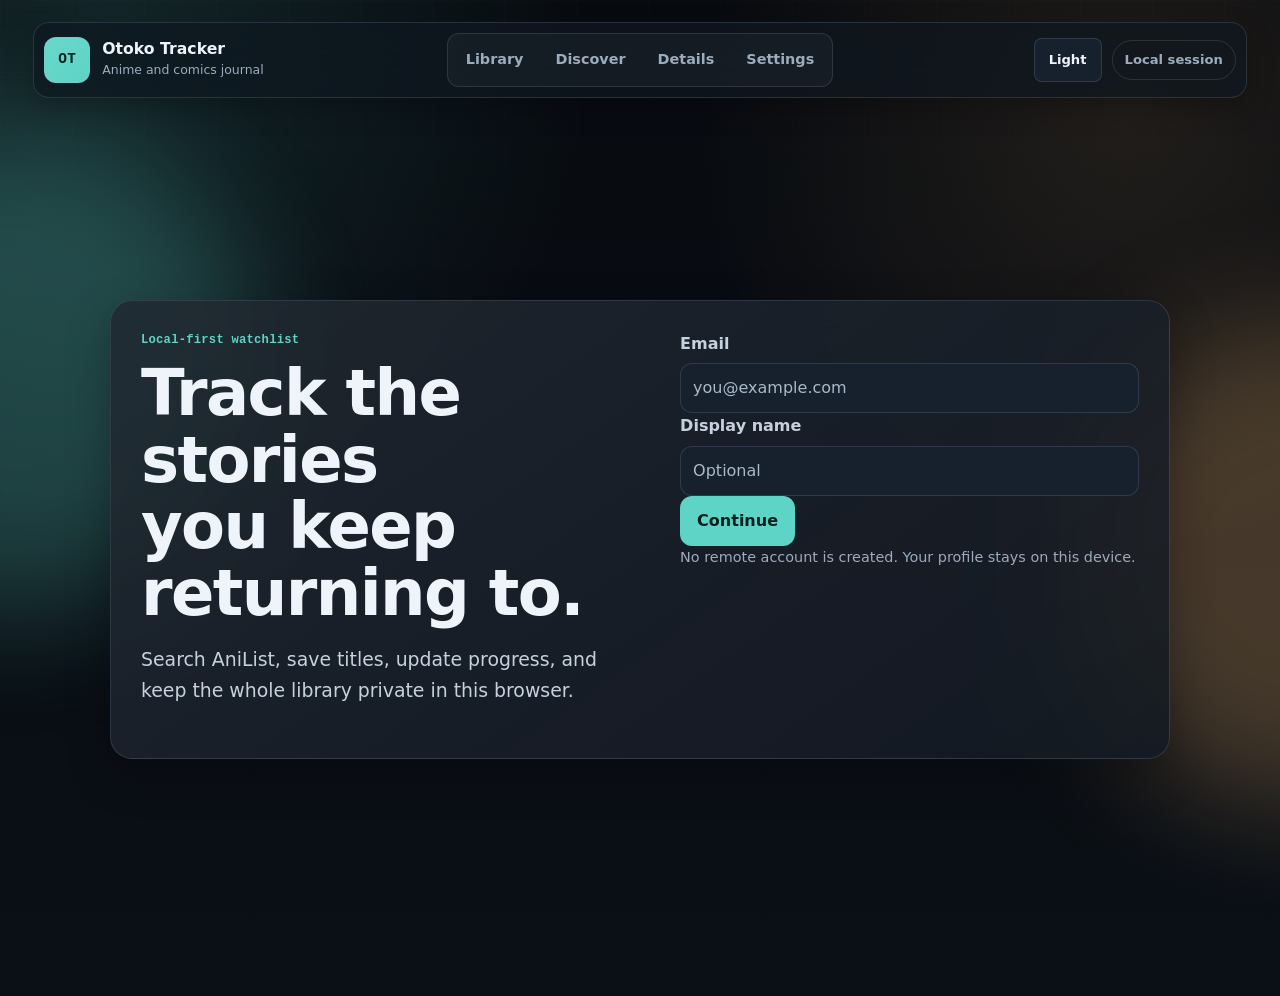
<file: index.html>
<!DOCTYPE html>
<html lang="en" data-theme="dark">
  <head>
    <meta charset="UTF-8" />
    <meta name="viewport" content="width=device-width, initial-scale=1.0" />
    <title>Otoko Tracker</title>
    <link rel="stylesheet" href="src/styles.css" />
    <link rel="preconnect" href="https://fonts.googleapis.com" />
    <link rel="preconnect" href="https://fonts.gstatic.com" crossorigin />
    <link
      href="https://fonts.googleapis.com/css2?family=Inter:wght@400;500;600;700&display=swap"
      rel="stylesheet"
    />
  </head>
  <body>
    <div id="app" class="app-shell"></div>
    <script type="module" src="src/main.js"></script>
  </body>
</html>
</file>
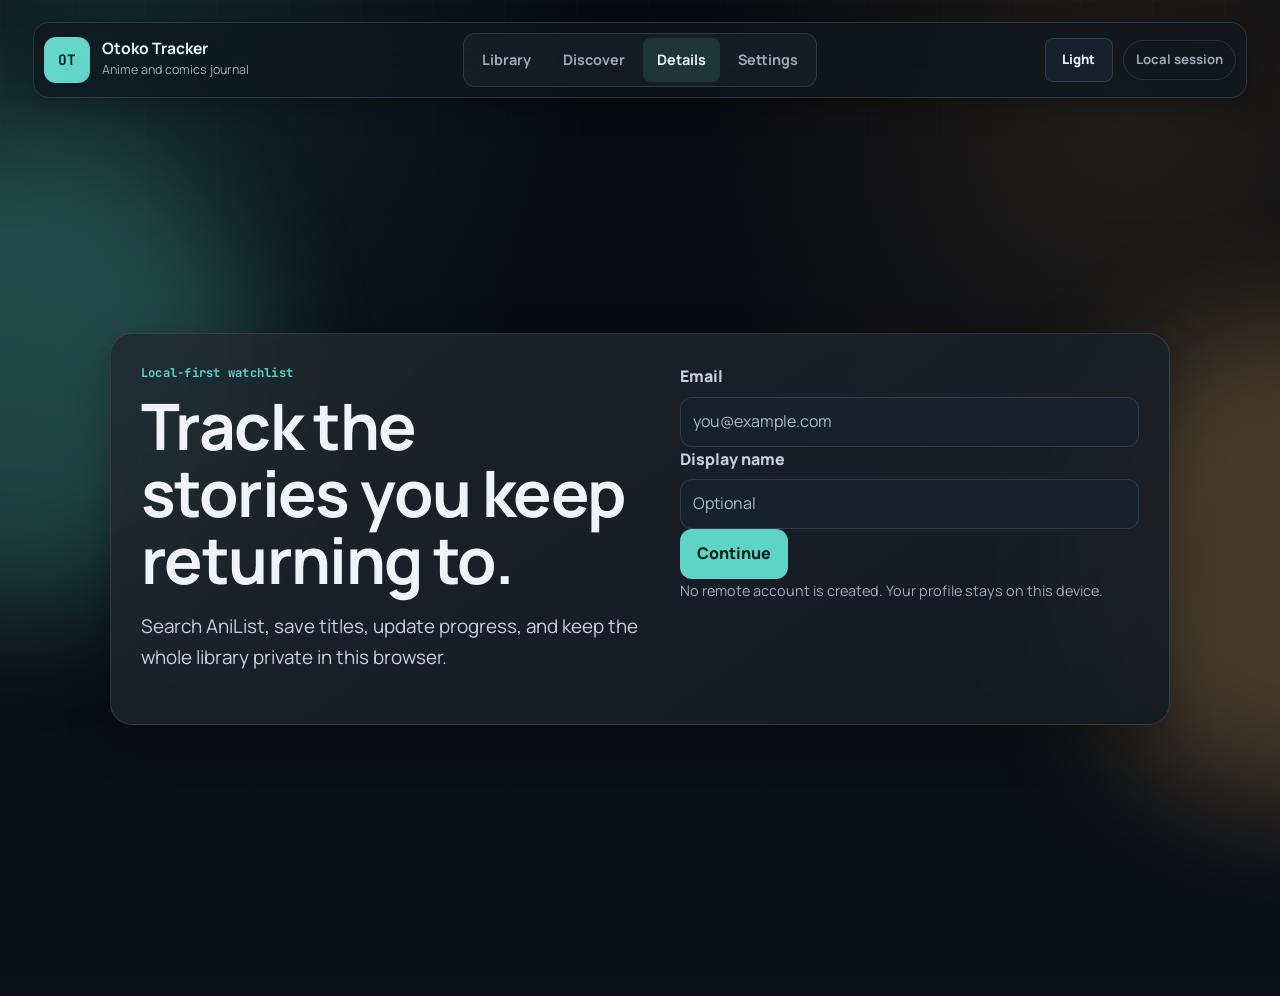
<file: details.html>
<!DOCTYPE html>
<html lang="en" data-theme="dark">
  <head>
    <meta charset="UTF-8" />
    <meta name="viewport" content="width=device-width, initial-scale=1.0" />
    <title>Details | Otoko Tracker</title>
    <link rel="stylesheet" href="src/styles.css" />
    <link rel="preconnect" href="https://fonts.googleapis.com" />
    <link rel="preconnect" href="https://fonts.gstatic.com" crossorigin />
    <link
      href="https://fonts.googleapis.com/css2?family=JetBrains+Mono:wght@500;700&family=Manrope:wght@400;500;600;700;800&display=swap"
      rel="stylesheet"
    />
  </head>
  <body data-page="details">
    <div id="app" class="app-shell" data-page="details"></div>
    <script type="module" src="src/main.js"></script>
  </body>
</html>
</file>
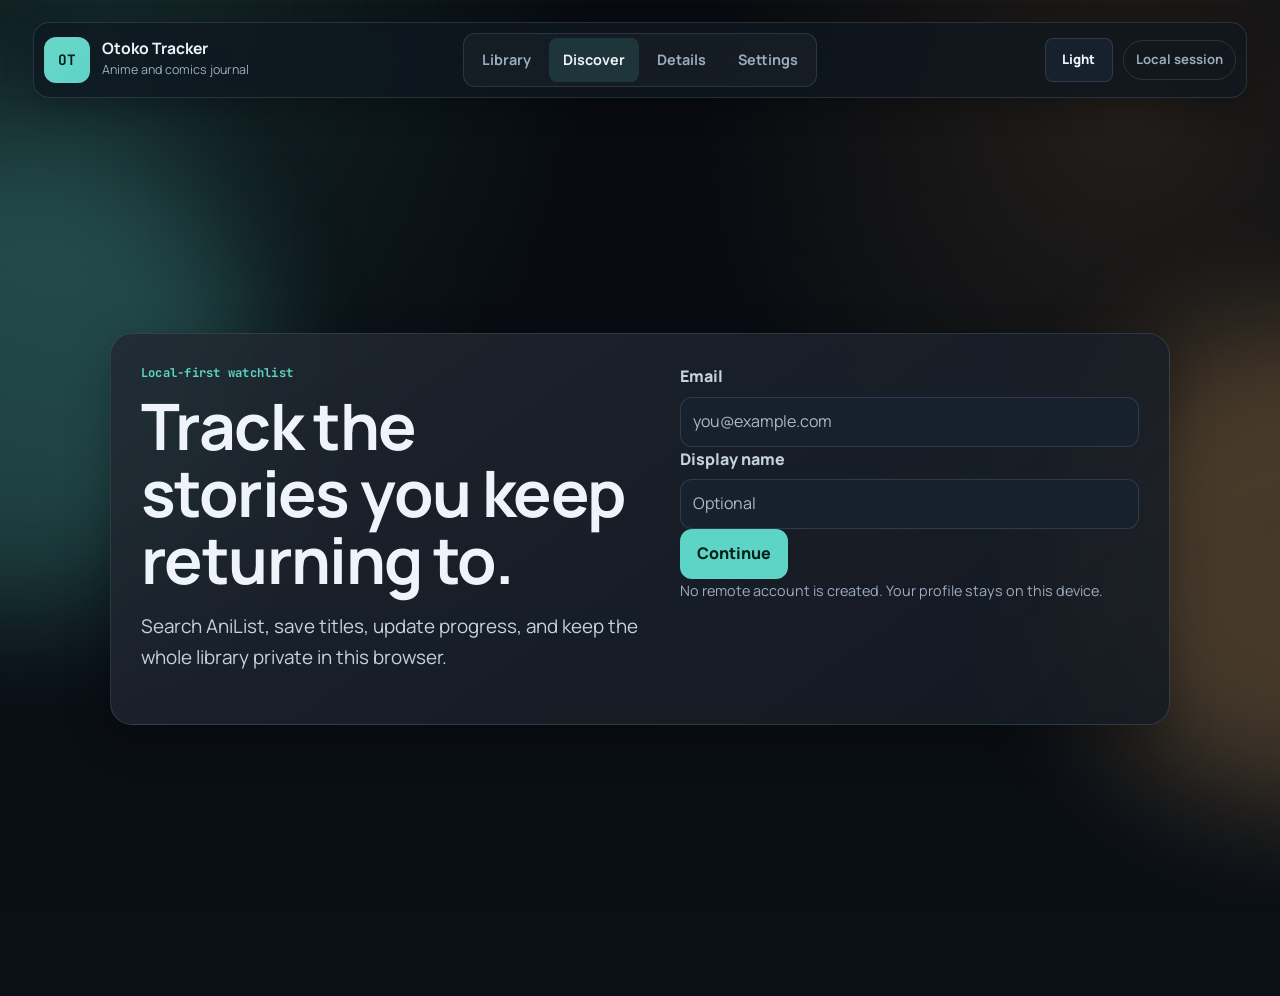
<file: discover.html>
<!DOCTYPE html>
<html lang="en" data-theme="dark">
  <head>
    <meta charset="UTF-8" />
    <meta name="viewport" content="width=device-width, initial-scale=1.0" />
    <title>Discover | Otoko Tracker</title>
    <link rel="stylesheet" href="src/styles.css" />
    <link rel="preconnect" href="https://fonts.googleapis.com" />
    <link rel="preconnect" href="https://fonts.gstatic.com" crossorigin />
    <link
      href="https://fonts.googleapis.com/css2?family=JetBrains+Mono:wght@500;700&family=Manrope:wght@400;500;600;700;800&display=swap"
      rel="stylesheet"
    />
  </head>
  <body data-page="search">
    <div id="app" class="app-shell" data-page="search"></div>
    <script type="module" src="src/main.js"></script>
  </body>
</html>
</file>
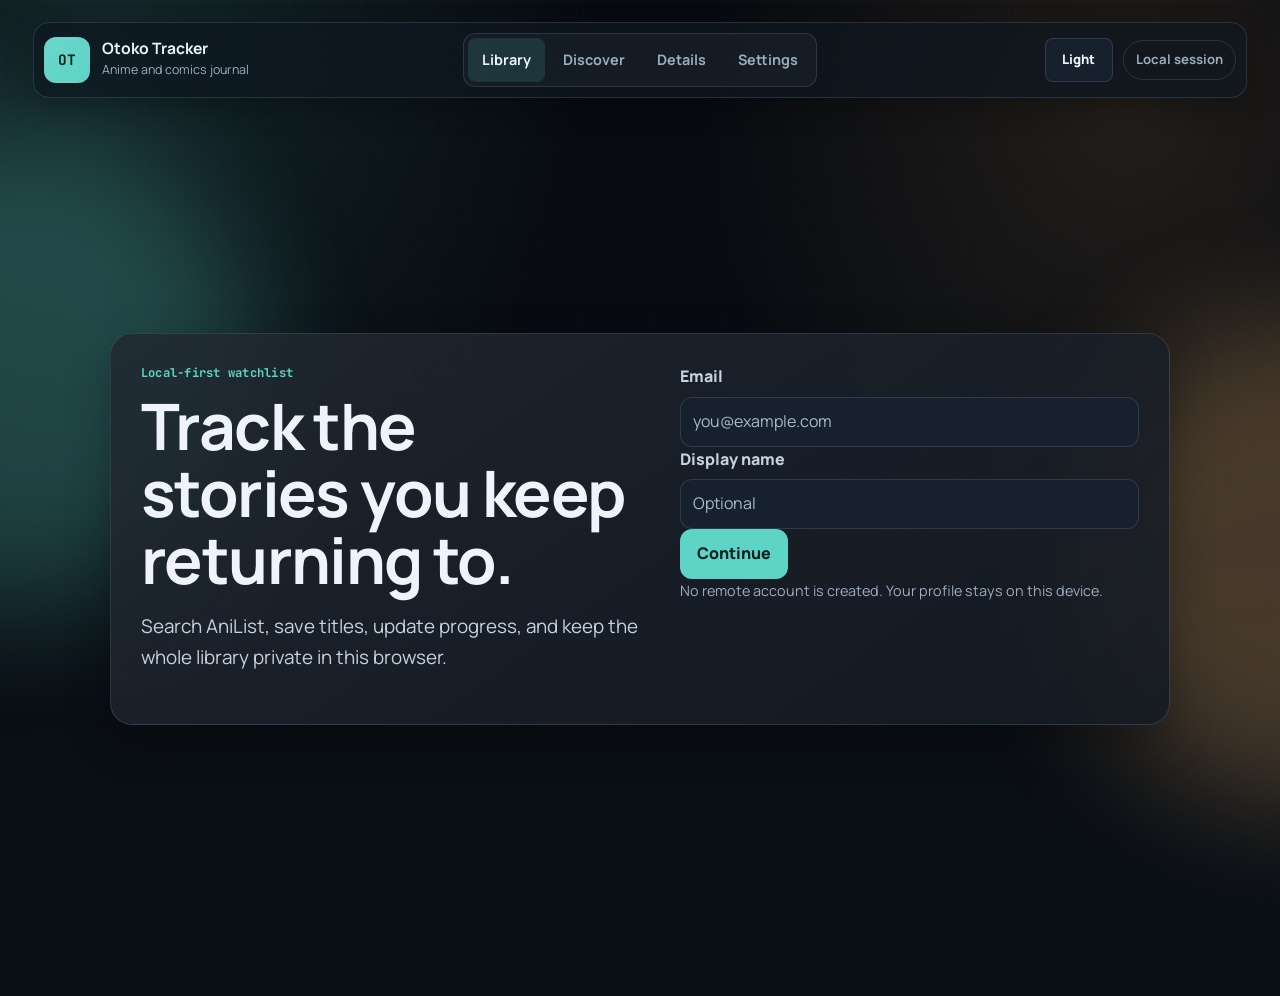
<file: library.html>
<!DOCTYPE html>
<html lang="en" data-theme="dark">
  <head>
    <meta charset="UTF-8" />
    <meta name="viewport" content="width=device-width, initial-scale=1.0" />
    <title>Library | Otoko Tracker</title>
    <link rel="stylesheet" href="src/styles.css" />
    <link rel="preconnect" href="https://fonts.googleapis.com" />
    <link rel="preconnect" href="https://fonts.gstatic.com" crossorigin />
    <link
      href="https://fonts.googleapis.com/css2?family=JetBrains+Mono:wght@500;700&family=Manrope:wght@400;500;600;700;800&display=swap"
      rel="stylesheet"
    />
  </head>
  <body data-page="library">
    <div id="app" class="app-shell" data-page="library"></div>
    <script type="module" src="src/main.js"></script>
  </body>
</html>
</file>
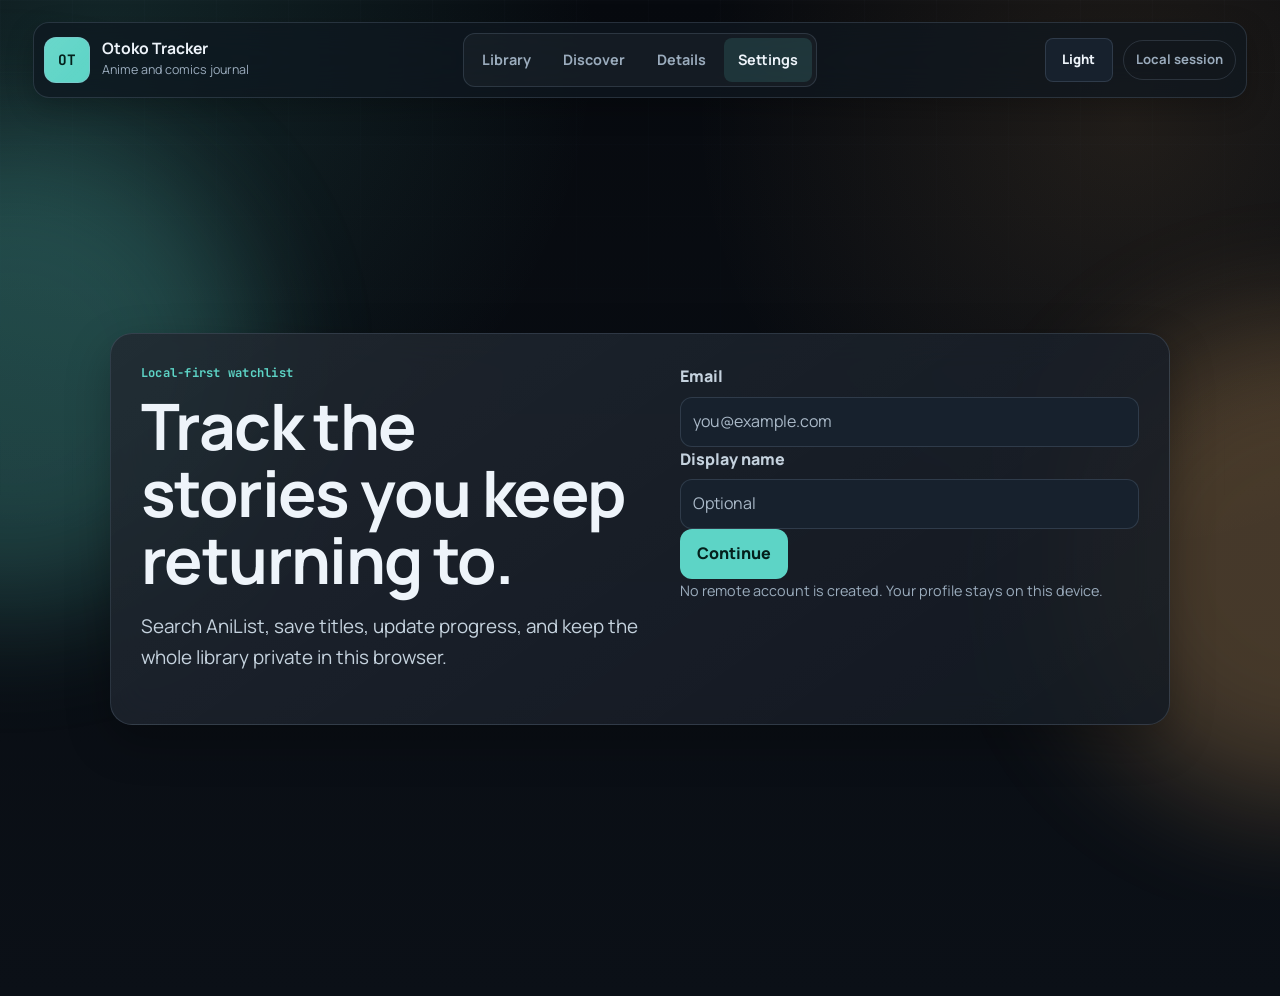
<file: settings.html>
<!DOCTYPE html>
<html lang="en" data-theme="dark">
  <head>
    <meta charset="UTF-8" />
    <meta name="viewport" content="width=device-width, initial-scale=1.0" />
    <title>Settings | Otoko Tracker</title>
    <link rel="stylesheet" href="src/styles.css" />
    <link rel="preconnect" href="https://fonts.googleapis.com" />
    <link rel="preconnect" href="https://fonts.gstatic.com" crossorigin />
    <link
      href="https://fonts.googleapis.com/css2?family=JetBrains+Mono:wght@500;700&family=Manrope:wght@400;500;600;700;800&display=swap"
      rel="stylesheet"
    />
  </head>
  <body data-page="settings">
    <div id="app" class="app-shell" data-page="settings"></div>
    <script type="module" src="src/main.js"></script>
  </body>
</html>
</file>
<file: src/styles.css>
:root {
  color-scheme: dark;
  --bg: #070a0f;
  --bg-soft: #0b1017;
  --panel: rgba(16, 23, 32, 0.86);
  --panel-solid: #101720;
  --panel-strong: #17212d;
  --text: #eef4fa;
  --muted: #9bacbd;
  --muted-strong: #c5d2de;
  --accent: #5dd4c6;
  --accent-ink: #04201c;
  --accent-soft: rgba(93, 212, 198, 0.14);
  --amber: #f2b56b;
  --danger: #ff8a8a;
  --border: rgba(156, 178, 204, 0.18);
  --border-strong: rgba(156, 178, 204, 0.32);
  --shadow: 0 16px 44px rgba(0, 0, 0, 0.28);
  --shadow-tight: 0 10px 28px rgba(0, 0, 0, 0.24);
  --radius-xs: 8px;
  --radius-sm: 12px;
  --radius-md: 16px;
  --radius-lg: 22px;
  --max-page: 1480px;
  --font-sans: "Manrope", system-ui, -apple-system, BlinkMacSystemFont, "Segoe UI", sans-serif;
  --font-mono: "JetBrains Mono", ui-monospace, SFMono-Regular, Consolas, monospace;
  --ease-out: cubic-bezier(0.16, 1, 0.3, 1);
}

:root[data-theme="light"] {
  color-scheme: light;
  --bg: #eef3f6;
  --bg-soft: #f7fafb;
  --panel: rgba(255, 255, 255, 0.9);
  --panel-solid: #ffffff;
  --panel-strong: #e8eef2;
  --text: #0d1720;
  --muted: #526576;
  --muted-strong: #223342;
  --accent: #1f9f91;
  --accent-ink: #ecfffc;
  --accent-soft: rgba(31, 159, 145, 0.12);
  --amber: #9a5d12;
  --danger: #b42323;
  --border: rgba(33, 54, 72, 0.14);
  --border-strong: rgba(33, 54, 72, 0.26);
  --shadow: 0 18px 48px rgba(36, 54, 74, 0.14);
  --shadow-tight: 0 10px 24px rgba(36, 54, 74, 0.12);
}

* {
  box-sizing: border-box;
}

html {
  min-width: 320px;
  scroll-behavior: smooth;
}

body {
  margin: 0;
  min-height: 100dvh;
  overflow-x: hidden;
  background:
    radial-gradient(circle at 8% 4%, rgba(93, 212, 198, 0.14), transparent 31rem),
    radial-gradient(circle at 88% 12%, rgba(242, 181, 107, 0.11), transparent 27rem),
    linear-gradient(180deg, var(--bg), var(--bg-soft));
  color: var(--text);
  font-family: var(--font-sans);
  font-size: 16px;
  line-height: 1.62;
  text-rendering: optimizeLegibility;
}

button,
input,
select,
textarea {
  font: inherit;
}

button {
  min-height: 44px;
}

a {
  color: inherit;
}

img {
  max-width: 100%;
}

::selection {
  background: var(--accent);
  color: var(--accent-ink);
}

.app-shell {
  position: relative;
  isolation: isolate;
  width: min(100%, var(--max-page));
  margin: 0 auto;
  padding: 22px clamp(16px, 2.6vw, 40px) 92px;
}

.ambient-layer {
  position: fixed;
  inset: 0;
  z-index: -1;
  pointer-events: none;
  overflow: hidden;
}

.orb {
  position: absolute;
  width: 38vmax;
  aspect-ratio: 1;
  border-radius: 50%;
  filter: blur(62px);
  opacity: 0.26;
  transform: translate3d(0, 0, 0);
}

.orb-one {
  left: -18vmax;
  top: 8rem;
  background: var(--accent);
  animation: float-one 14s var(--ease-out) infinite alternate;
}

.orb-two {
  right: -21vmax;
  top: 20rem;
  background: var(--amber);
  animation: float-two 16s var(--ease-out) infinite alternate;
}

.depth-grid {
  position: absolute;
  inset: 0;
  background-image:
    linear-gradient(var(--border) 1px, transparent 1px),
    linear-gradient(90deg, var(--border) 1px, transparent 1px);
  background-size: 72px 72px;
  mask-image: linear-gradient(to bottom, rgba(0, 0, 0, 0.5), transparent 68%);
  opacity: 0.24;
}

.app-header {
  position: sticky;
  top: 12px;
  z-index: 20;
  display: grid;
  grid-template-columns: minmax(190px, 1fr) auto minmax(190px, 1fr);
  align-items: center;
  gap: 14px;
  margin-bottom: clamp(26px, 5vw, 56px);
  padding: 10px;
  border: 1px solid var(--border);
  border-radius: var(--radius-md);
  background: color-mix(in srgb, var(--panel-solid) 74%, transparent);
  box-shadow: var(--shadow-tight);
  backdrop-filter: blur(18px) saturate(140%);
  -webkit-backdrop-filter: blur(18px) saturate(140%);
}

.brand-lockup,
.header-actions,
.top-nav {
  display: flex;
  align-items: center;
}

.brand-lockup {
  gap: 12px;
  min-width: 0;
  padding: 0;
  color: var(--text);
  background: transparent;
  border: 0;
  text-decoration: none;
  text-align: left;
  cursor: pointer;
}

.brand-mark {
  display: grid;
  flex: 0 0 auto;
  width: 46px;
  height: 46px;
  place-items: center;
  border: 1px solid var(--border-strong);
  border-radius: var(--radius-sm);
  background:
    linear-gradient(135deg, rgba(255, 255, 255, 0.08), transparent),
    var(--accent);
  color: var(--accent-ink);
  font-family: var(--font-mono);
  font-size: 0.9rem;
  font-weight: 700;
  letter-spacing: 0.02em;
}

.brand-lockup strong,
.brand-lockup small {
  display: block;
}

.brand-lockup strong {
  font-size: 0.98rem;
  line-height: 1.1;
}

.brand-lockup small {
  margin-top: 3px;
  color: var(--muted);
  font-size: 0.78rem;
}

.top-nav {
  gap: 4px;
  padding: 4px;
  border: 1px solid var(--border);
  border-radius: var(--radius-sm);
  background: rgba(255, 255, 255, 0.035);
}

.top-nav a,
.top-nav button,
.segmented-control button {
  position: relative;
  display: inline-flex;
  min-height: 44px;
  align-items: center;
  justify-content: center;
  border: 0;
  border-radius: var(--radius-xs);
  background: transparent;
  color: var(--muted);
  cursor: pointer;
  font-size: 0.9rem;
  font-weight: 700;
  text-decoration: none;
  transition:
    color 180ms var(--ease-out),
    background-color 180ms var(--ease-out),
    transform 180ms var(--ease-out);
}

.top-nav a,
.top-nav button {
  padding: 9px 14px;
}

.top-nav a.active,
.top-nav button.active,
.segmented-control button.active {
  background: var(--accent-soft);
  color: var(--text);
}

.header-actions {
  justify-content: flex-end;
  gap: 10px;
  min-width: 0;
}

.icon-button,
.account-chip,
.badge,
.status-chip,
.pill {
  display: inline-flex;
  align-items: center;
  justify-content: center;
  white-space: nowrap;
}

.icon-button {
  min-width: 68px;
  border: 1px solid var(--border);
  border-radius: var(--radius-xs);
  background: var(--panel-strong);
  color: var(--text);
  cursor: pointer;
  font-size: 0.82rem;
  font-weight: 800;
}

.account-chip {
  max-width: 190px;
  min-height: 40px;
  overflow: hidden;
  padding: 0 12px;
  border: 1px solid var(--border);
  border-radius: 999px;
  color: var(--muted-strong);
  font-size: 0.82rem;
  font-weight: 700;
  text-overflow: ellipsis;
}

.account-chip.ghost {
  color: var(--muted);
}

.page-stack,
.settings-grid {
  display: grid;
  gap: clamp(20px, 3vw, 34px);
}

.dashboard-hero,
.auth-hero,
.detail-layout {
  display: grid;
  grid-template-columns: minmax(0, 1.04fr) minmax(340px, 0.96fr);
  gap: clamp(18px, 4vw, 42px);
  align-items: stretch;
}

.auth-layout {
  display: grid;
  min-height: calc(100dvh - 150px);
  place-items: center;
}

.auth-hero {
  width: min(100%, 1060px);
  padding: clamp(22px, 4vw, 44px);
}

.surface-panel,
.media-card,
.detail-poster {
  border: 1px solid var(--border);
  background:
    linear-gradient(145deg, rgba(255, 255, 255, 0.07), rgba(255, 255, 255, 0.015)),
    var(--panel);
  box-shadow: var(--shadow);
  backdrop-filter: blur(18px) saturate(128%);
  -webkit-backdrop-filter: blur(18px) saturate(128%);
}

.surface-panel {
  border-radius: var(--radius-lg);
  padding: clamp(18px, 2.5vw, 30px);
}

.hero-copy,
.auth-copy,
.detail-copy {
  min-width: 0;
}

.hero-copy {
  display: grid;
  align-content: center;
  min-height: clamp(340px, 40vw, 520px);
}

.system-label {
  margin: 0 0 10px;
  color: var(--accent);
  font-family: var(--font-mono);
  font-size: 0.76rem;
  font-weight: 700;
  letter-spacing: 0.02em;
}

h1,
h2,
h3,
p {
  margin-top: 0;
}

h1,
h2,
h3 {
  max-width: 14ch;
  line-height: 1.04;
  letter-spacing: -0.025em;
  text-wrap: balance;
}

h1 {
  margin-bottom: 18px;
  font-size: clamp(2.65rem, 5vw, 5rem);
}

h2 {
  margin-bottom: 8px;
  font-size: clamp(1.55rem, 3vw, 2.45rem);
}

h3 {
  margin-bottom: 7px;
  font-size: clamp(1.05rem, 1.8vw, 1.32rem);
}

.lead {
  max-width: 62ch;
  margin-bottom: 22px;
  color: var(--muted-strong);
  font-size: clamp(1rem, 1.6vw, 1.18rem);
  text-wrap: pretty;
}

.lead.compact {
  max-width: 58ch;
  margin-bottom: 0;
  font-size: 1rem;
}

.hero-actions,
.card-actions,
.poster-actions,
.row-actions,
.form-actions {
  display: flex;
  flex-wrap: wrap;
  gap: 10px;
  align-items: center;
}

.button,
button[type="submit"] {
  display: inline-flex;
  align-items: center;
  justify-content: center;
  min-height: 44px;
  min-width: max-content;
  border: 1px solid transparent;
  border-radius: var(--radius-sm);
  background: var(--accent);
  color: var(--accent-ink);
  cursor: pointer;
  font-weight: 800;
  padding: 11px 16px;
  text-decoration: none;
  transition:
    transform 170ms var(--ease-out),
    background-color 170ms var(--ease-out),
    border-color 170ms var(--ease-out);
}

.button.secondary {
  border-color: var(--border);
  background: var(--panel-strong);
  color: var(--text);
}

.button.ghost {
  border-color: var(--border);
  background: transparent;
  color: var(--muted-strong);
}

.hero-console {
  display: grid;
  align-content: space-between;
  gap: 18px;
  overflow: hidden;
  padding: clamp(18px, 3vw, 30px);
  transform-style: preserve-3d;
}

.console-header {
  display: flex;
  justify-content: space-between;
  gap: 16px;
  color: var(--muted);
  font-family: var(--font-mono);
  font-size: 0.8rem;
}

.console-header strong {
  color: var(--text);
}

.stat-grid {
  display: grid;
  grid-template-columns: repeat(2, minmax(0, 1fr));
  gap: 10px;
}

.stat-tile {
  min-height: 108px;
  padding: 16px;
  border: 1px solid var(--border);
  border-radius: var(--radius-md);
  background: rgba(255, 255, 255, 0.04);
}

.stat-tile span {
  display: block;
  color: var(--muted);
  font-size: 0.82rem;
  font-weight: 700;
}

.stat-tile strong {
  display: block;
  margin-top: 12px;
  font-family: var(--font-mono);
  font-size: clamp(1.6rem, 4vw, 3rem);
  line-height: 1;
}

.cover-stack {
  display: flex;
  min-height: 178px;
  align-items: flex-end;
  justify-content: center;
  padding-top: 12px;
  perspective: 900px;
}

.mini-cover,
.empty-cover {
  width: clamp(84px, 9vw, 116px);
  aspect-ratio: 2 / 3;
  overflow: hidden;
  border: 1px solid var(--border-strong);
  border-radius: var(--radius-sm);
  background: var(--panel-strong);
  box-shadow: var(--shadow-tight);
  transform: rotateY(-13deg) translateX(18px);
}

.mini-cover:nth-child(2),
.empty-cover:nth-child(2) {
  z-index: 2;
  transform: translateY(-16px);
}

.mini-cover:nth-child(3),
.empty-cover:nth-child(3) {
  transform: rotateY(13deg) translateX(-18px);
}

.mini-cover img {
  width: 100%;
  height: 100%;
  object-fit: cover;
  display: block;
}

.section-header {
  display: flex;
  align-items: flex-start;
  justify-content: space-between;
  gap: 18px;
  margin-bottom: 20px;
}

.segmented-control {
  display: inline-flex;
  flex-wrap: wrap;
  gap: 4px;
  padding: 4px;
  border: 1px solid var(--border);
  border-radius: var(--radius-sm);
  background: var(--panel-strong);
}

.segmented-control button {
  padding: 8px 12px;
}

.media-grid,
.search-results {
  display: grid;
  grid-template-columns: repeat(auto-fit, minmax(min(100%, 430px), 1fr));
  gap: 16px;
}

.media-card {
  display: grid;
  grid-template-columns: clamp(108px, 26%, 148px) minmax(0, 1fr);
  gap: 16px;
  min-width: 0;
  overflow: hidden;
  border-radius: var(--radius-md);
  padding: clamp(13px, 1.4vw, 18px);
  transform-style: preserve-3d;
}

.media-thumb {
  position: relative;
  width: 100%;
  aspect-ratio: 2 / 3;
  overflow: hidden;
  border: 1px solid var(--border);
  border-radius: var(--radius-sm);
  background: var(--panel-strong);
  color: var(--muted);
  display: grid;
  place-items: center;
  font-size: 0.8rem;
}

.media-thumb img {
  width: 100%;
  height: 100%;
  display: block;
  object-fit: cover;
}

.media-body {
  display: grid;
  min-width: 0;
  align-content: start;
  gap: 9px;
}

.card-title {
  display: flex;
  align-items: flex-start;
  justify-content: space-between;
  gap: 10px;
  min-width: 0;
}

.card-title h3 {
  max-width: 100%;
  margin: 7px 0 0;
  overflow-wrap: anywhere;
}

.title-block {
  min-width: 0;
}

.badge,
.status-chip,
.pill {
  border: 1px solid var(--border);
  border-radius: 999px;
  font-size: 0.76rem;
  font-weight: 800;
}

.badge {
  min-height: 28px;
  padding: 4px 9px;
  background: var(--accent-soft);
  color: var(--muted-strong);
}

.badge.subtle,
.status-chip,
.pill {
  background: var(--panel-strong);
  color: var(--muted-strong);
}

.status-chip {
  flex: 0 0 auto;
  max-width: 100%;
  min-height: 32px;
  padding: 5px 10px;
}

.meta-line,
.release-note,
.settings-row p,
.legal-box p {
  margin: 0;
  color: var(--muted);
}

.release-note {
  color: var(--amber);
  font-weight: 700;
}

.line-clamp-2 {
  display: -webkit-box;
  margin: 0;
  overflow: hidden;
  -webkit-box-orient: vertical;
  -webkit-line-clamp: 2;
  color: var(--muted-strong);
  overflow-wrap: anywhere;
}

.progress-shell {
  display: grid;
  gap: 8px;
  margin-top: 4px;
}

.progress {
  width: 100%;
  height: 10px;
  overflow: hidden;
  border: 1px solid var(--border);
  border-radius: 999px;
  background: var(--panel-strong);
}

.progress > span {
  display: block;
  height: 100%;
  border-radius: inherit;
  background: linear-gradient(90deg, var(--accent), var(--amber));
}

.library-controls {
  display: grid;
  grid-template-columns: minmax(128px, 1fr) minmax(62px, auto);
  gap: 8px;
  align-items: center;
  min-width: 0;
}

.library-controls input[type="range"] {
  min-width: 0;
  accent-color: var(--accent);
}

.count {
  min-width: 62px;
  color: var(--muted);
  font-family: var(--font-mono);
  font-size: 0.78rem;
  text-align: center;
}

.status-select {
  grid-column: 1 / -1;
  min-width: 0;
}

.card-actions {
  min-width: 0;
}

.card-actions .button,
.card-actions .status-chip {
  flex: 1 1 auto;
}

input,
select,
textarea {
  width: 100%;
  min-height: 44px;
  border: 1px solid var(--border);
  border-radius: var(--radius-sm);
  background: var(--panel-strong);
  color: var(--text);
  padding: 11px 12px;
  transition:
    border-color 170ms var(--ease-out),
    box-shadow 170ms var(--ease-out),
    background-color 170ms var(--ease-out);
}

input::placeholder {
  color: color-mix(in srgb, var(--muted) 82%, var(--text));
}

input:focus,
select:focus,
textarea:focus,
button:focus-visible,
summary:focus-visible {
  outline: 3px solid color-mix(in srgb, var(--accent) 72%, transparent);
  outline-offset: 3px;
}

.search-heading {
  margin-bottom: 18px;
}

.search-bar {
  display: grid;
  grid-template-columns: minmax(220px, 1fr) minmax(150px, 0.26fr) minmax(130px, 0.2fr) auto;
  gap: 10px;
  align-items: end;
}

.tag-row {
  display: flex;
  flex-wrap: wrap;
  gap: 7px;
}

.empty-state,
.notice {
  display: flex;
  align-items: center;
  justify-content: space-between;
  gap: 16px;
  min-height: 150px;
  padding: 18px;
  border: 1px solid var(--border);
  border-radius: var(--radius-md);
  background: var(--panel-strong);
}

.empty-state h3 {
  margin-bottom: 8px;
}

.empty-state p,
.notice span {
  margin: 0;
  color: var(--muted);
}

.notice.error {
  align-items: flex-start;
  border-color: color-mix(in srgb, var(--danger) 50%, var(--border));
  color: var(--danger);
}

.skeleton-grid {
  display: grid;
  grid-template-columns: repeat(3, minmax(0, 1fr));
  gap: 12px;
  margin-top: 16px;
}

.skeleton-grid span {
  min-height: 180px;
  border-radius: var(--radius-md);
  background:
    linear-gradient(90deg, transparent, rgba(255, 255, 255, 0.08), transparent),
    var(--panel-strong);
  background-size: 220% 100%;
  animation: shimmer 1.3s var(--ease-out) infinite;
}

.detail-layout {
  grid-template-columns: minmax(230px, 360px) minmax(0, 1fr);
  align-items: start;
}

.detail-poster {
  position: sticky;
  top: 120px;
  display: grid;
  gap: 14px;
  border-radius: var(--radius-lg);
  padding: 14px;
}

.detail-poster .media-thumb {
  border-radius: var(--radius-md);
}

.detail-copy {
  min-height: 520px;
}

.detail-copy h1 {
  max-width: 18ch;
}

.detail-meta {
  display: flex;
  flex-wrap: wrap;
  gap: 8px;
  margin-bottom: 14px;
}

.detail-meta span {
  padding: 8px 10px;
  border: 1px solid var(--border);
  border-radius: 999px;
  color: var(--muted-strong);
  background: var(--panel-strong);
  font-size: 0.86rem;
  font-weight: 700;
}

.detail-progress {
  margin-top: 20px;
}

.settings-grid {
  grid-template-columns: repeat(2, minmax(0, 1fr));
}

.settings-card.full-width {
  grid-column: 1 / -1;
}

.settings-form {
  display: grid;
  grid-template-columns: repeat(2, minmax(0, 1fr));
  gap: 12px;
  margin: 14px 0;
}

.settings-form .form-actions {
  justify-content: flex-end;
  grid-column: 1 / -1;
}

.field {
  display: grid;
  gap: 7px;
}

.field-label {
  color: var(--muted-strong);
  font-weight: 800;
}

.form-note {
  grid-column: 1 / -1;
  margin: 0;
  color: var(--muted);
  font-size: 0.9rem;
}

.settings-row {
  display: flex;
  align-items: flex-start;
  justify-content: space-between;
  gap: 16px;
  padding: 14px 0;
  border-top: 1px solid var(--border);
}

.settings-row strong {
  display: block;
  margin-bottom: 4px;
}

.legal-box {
  display: grid;
  gap: 9px;
  margin: 10px 0 14px;
  padding: 16px;
  border: 1px solid var(--border);
  border-radius: var(--radius-md);
  background: var(--panel-strong);
}

.legal-details {
  margin-bottom: 14px;
  padding: 13px 15px;
  border: 1px solid var(--border);
  border-radius: var(--radius-md);
  background: var(--panel-strong);
}

.legal-details summary {
  cursor: pointer;
  font-weight: 800;
}

.legal-details ul {
  display: grid;
  gap: 8px;
  margin: 12px 0 0;
  padding-left: 20px;
  color: var(--muted);
}

.pill {
  min-height: 28px;
  padding: 3px 8px;
}

.fab {
  position: fixed;
  right: clamp(16px, 2vw, 26px);
  bottom: clamp(16px, 2vw, 26px);
  z-index: 30;
  display: grid;
  width: 58px;
  height: 58px;
  place-items: center;
  border: 1px solid var(--border-strong);
  border-radius: 50%;
  background: var(--accent);
  color: var(--accent-ink);
  box-shadow: var(--shadow-tight);
  cursor: pointer;
  font-size: 1.8rem;
  font-weight: 500;
  transition:
    transform 180ms var(--ease-out),
    background-color 180ms var(--ease-out);
}

.fab span {
  transform: translateY(-1px);
}

.visually-hidden {
  position: absolute;
  width: 1px;
  height: 1px;
  overflow: hidden;
  clip: rect(0 0 0 0);
  white-space: nowrap;
  clip-path: inset(50%);
}

.reveal {
  animation: reveal-up 260ms var(--ease-out) both;
  animation-delay: calc(var(--stagger, 0) * 45ms);
}

.reveal:nth-child(2n) {
  animation-delay: calc((var(--stagger, 1) * 45ms) + 45ms);
}

@media (hover: hover) and (pointer: fine) {
  .button:hover,
  button[type="submit"]:hover,
  .fab:hover,
  .icon-button:hover,
  .top-nav a:hover,
  .top-nav button:hover,
  .segmented-control button:hover {
    transform: translateY(-1px);
  }

  .tilt-card {
    transition:
      transform 220ms var(--ease-out),
      border-color 220ms var(--ease-out);
  }

  .tilt-card:hover {
    border-color: var(--border-strong);
    transform: perspective(900px) rotateX(1.5deg) rotateY(-2deg) translateY(-2px);
  }
}

.button:active,
button[type="submit"]:active,
.fab:active,
.icon-button:active {
  transform: translateY(1px) scale(0.99);
}

@keyframes reveal-up {
  from {
    opacity: 0;
    transform: translate3d(0, 16px, 0);
  }
  to {
    opacity: 1;
    transform: translate3d(0, 0, 0);
  }
}

@keyframes shimmer {
  from {
    background-position: 120% 0;
  }
  to {
    background-position: -120% 0;
  }
}

@keyframes float-one {
  from {
    transform: translate3d(0, 0, 0) scale(1);
  }
  to {
    transform: translate3d(4vw, 3vh, 0) scale(1.08);
  }
}

@keyframes float-two {
  from {
    transform: translate3d(0, 0, 0) scale(1);
  }
  to {
    transform: translate3d(-4vw, 5vh, 0) scale(1.05);
  }
}

@media (max-width: 980px) {
  .app-header {
    grid-template-columns: 1fr;
  }

  .top-nav {
    width: 100%;
    justify-content: stretch;
  }

  .top-nav button {
    flex: 1 1 0;
  }

  .top-nav a {
    flex: 1 1 0;
  }

  .header-actions {
    justify-content: space-between;
  }

  .dashboard-hero,
  .auth-hero,
  .detail-layout {
    grid-template-columns: 1fr;
  }

  .hero-copy {
    min-height: auto;
  }

  .detail-poster {
    position: static;
  }

  .settings-grid {
    grid-template-columns: 1fr;
  }
}

@media (max-width: 720px) {
  .app-shell {
    padding-top: 12px;
  }

  .app-header {
    position: relative;
    top: 0;
    border-radius: var(--radius-md);
  }

  h1 {
    font-size: clamp(2.2rem, 12vw, 3.7rem);
  }

  .section-header,
  .empty-state {
    flex-direction: column;
    align-items: stretch;
  }

  .search-bar,
  .library-controls,
  .settings-form,
  .skeleton-grid {
    grid-template-columns: 1fr;
  }

  .media-grid,
  .search-results {
    grid-template-columns: 1fr;
  }

  .settings-row {
    flex-direction: column;
  }

  .row-actions,
  .form-actions,
  .poster-actions,
  .hero-actions,
  .card-actions {
    width: 100%;
  }

  .row-actions > *,
  .form-actions > *,
  .poster-actions > *,
  .hero-actions > *,
  .card-actions > * {
    flex: 1 1 auto;
  }
}

@media (max-width: 520px) {
  .app-shell {
    padding-inline: 10px;
  }

  .surface-panel,
  .auth-hero {
    border-radius: var(--radius-md);
  }

  .media-card {
    grid-template-columns: 96px minmax(0, 1fr);
    gap: 12px;
    padding: 12px;
  }

  .card-title {
    flex-direction: column;
  }

  .top-nav {
    display: grid;
    grid-template-columns: repeat(2, 1fr);
  }

  .top-nav a,
  .top-nav button {
    width: 100%;
    padding-inline: 8px;
  }

  .stat-grid {
    grid-template-columns: 1fr;
  }

  .cover-stack {
    min-height: 132px;
  }

  .mini-cover,
  .empty-cover {
    width: 78px;
  }

  .account-chip {
    max-width: 150px;
  }
}

@media (max-width: 390px) {
  .media-card {
    grid-template-columns: 1fr;
  }

  .media-thumb {
    max-width: 190px;
  }
}

@media (prefers-reduced-motion: reduce) {
  *,
  *::before,
  *::after {
    scroll-behavior: auto !important;
    animation-duration: 1ms !important;
    animation-iteration-count: 1 !important;
    transition-duration: 1ms !important;
  }

  .orb {
    animation: none;
  }
}

@supports not (backdrop-filter: blur(10px)) {
  .app-header,
  .surface-panel,
  .media-card,
  .detail-poster {
    background: var(--panel-solid);
  }
}
</file>
